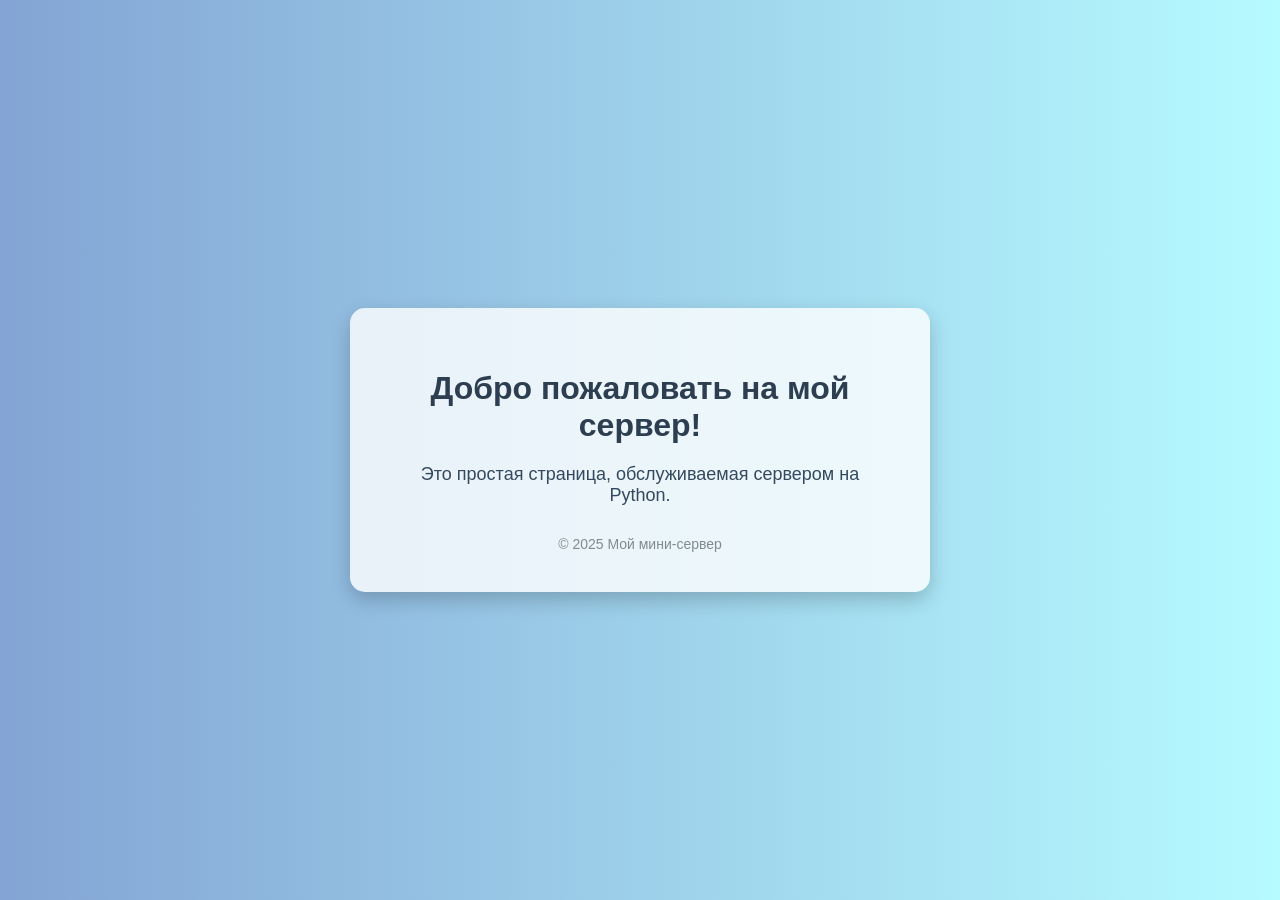
<file: works/K3323/Бацанова_Екатерина/lab6/ex3/index.html>
<!DOCTYPE html>
<html lang="ru">
<head>
    <meta charset="UTF-8">
    <meta name="viewport" content="width=device-width, initial-scale=1.0">
    <title>Добро пожаловать</title>
    <link rel="stylesheet" href="style.css">
</head>
<body>
    <div class="container">
        <h1>Добро пожаловать на мой сервер!</h1>
        <p>Это простая страница, обслуживаемая сервером на Python.</p>
        <div class="footer">
            &copy; 2025 Мой мини-сервер
        </div>
    </div>
</body>
</html>
</file>
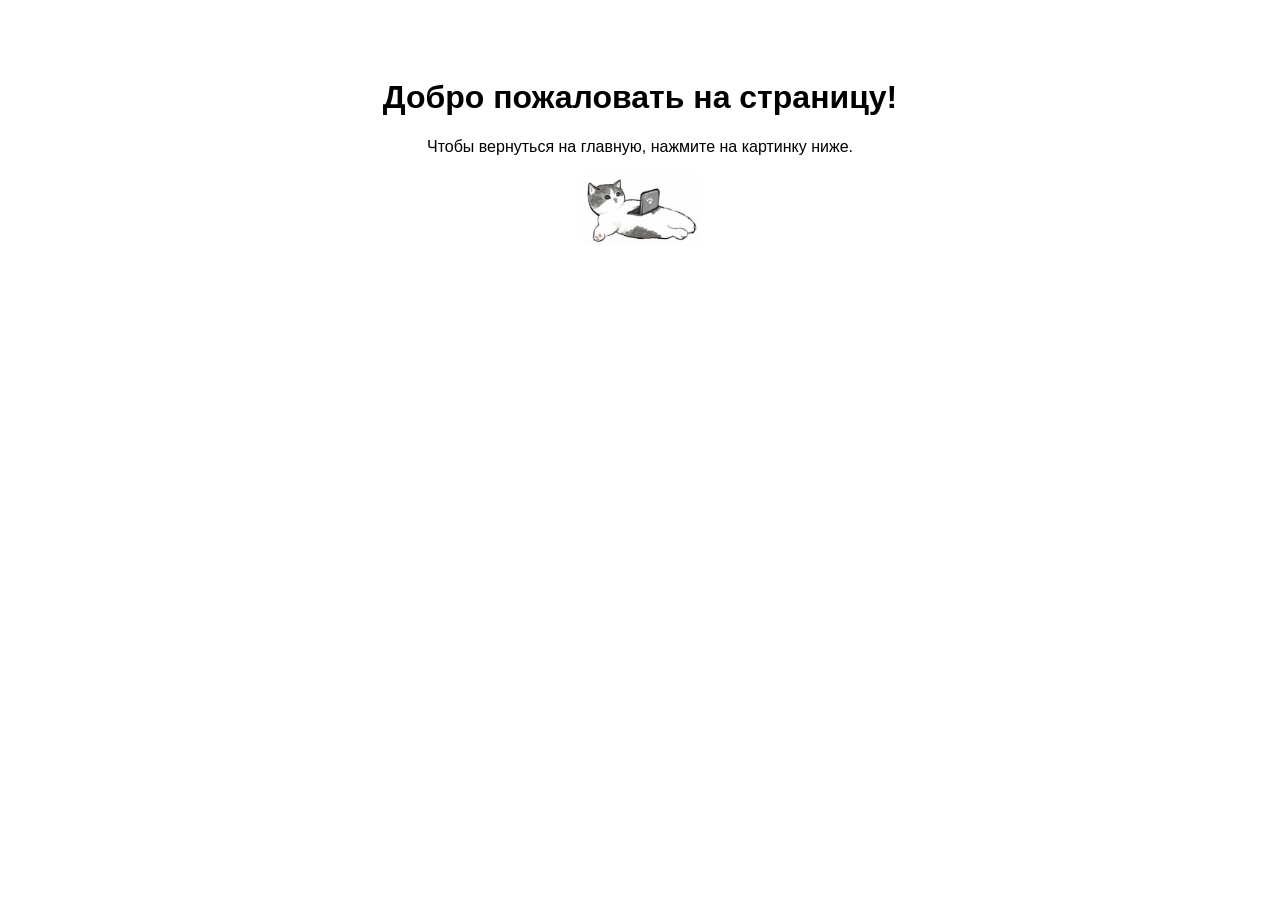
<file: works/K3323/Бацанова_Екатерина/lab5/back.html>
<!DOCTYPE html>
<html lang="ru">
<head>
    <meta charset="UTF-8">
    <meta name="viewport" content="width=device-width, initial-scale=1.0">
    <title>Страница с кнопкой возврата</title>
    <link rel="stylesheet" href="styles_back.css">
</head>
<body>
    <h1>Добро пожаловать на страницу!</h1>
    <p>Чтобы вернуться на главную, нажмите на картинку ниже.</p>
    <a href="map.html" class="btn">
        <img src="data/cat.jpg" alt="Вернуться на главную">
    </a>
</body>
</html>
</file>
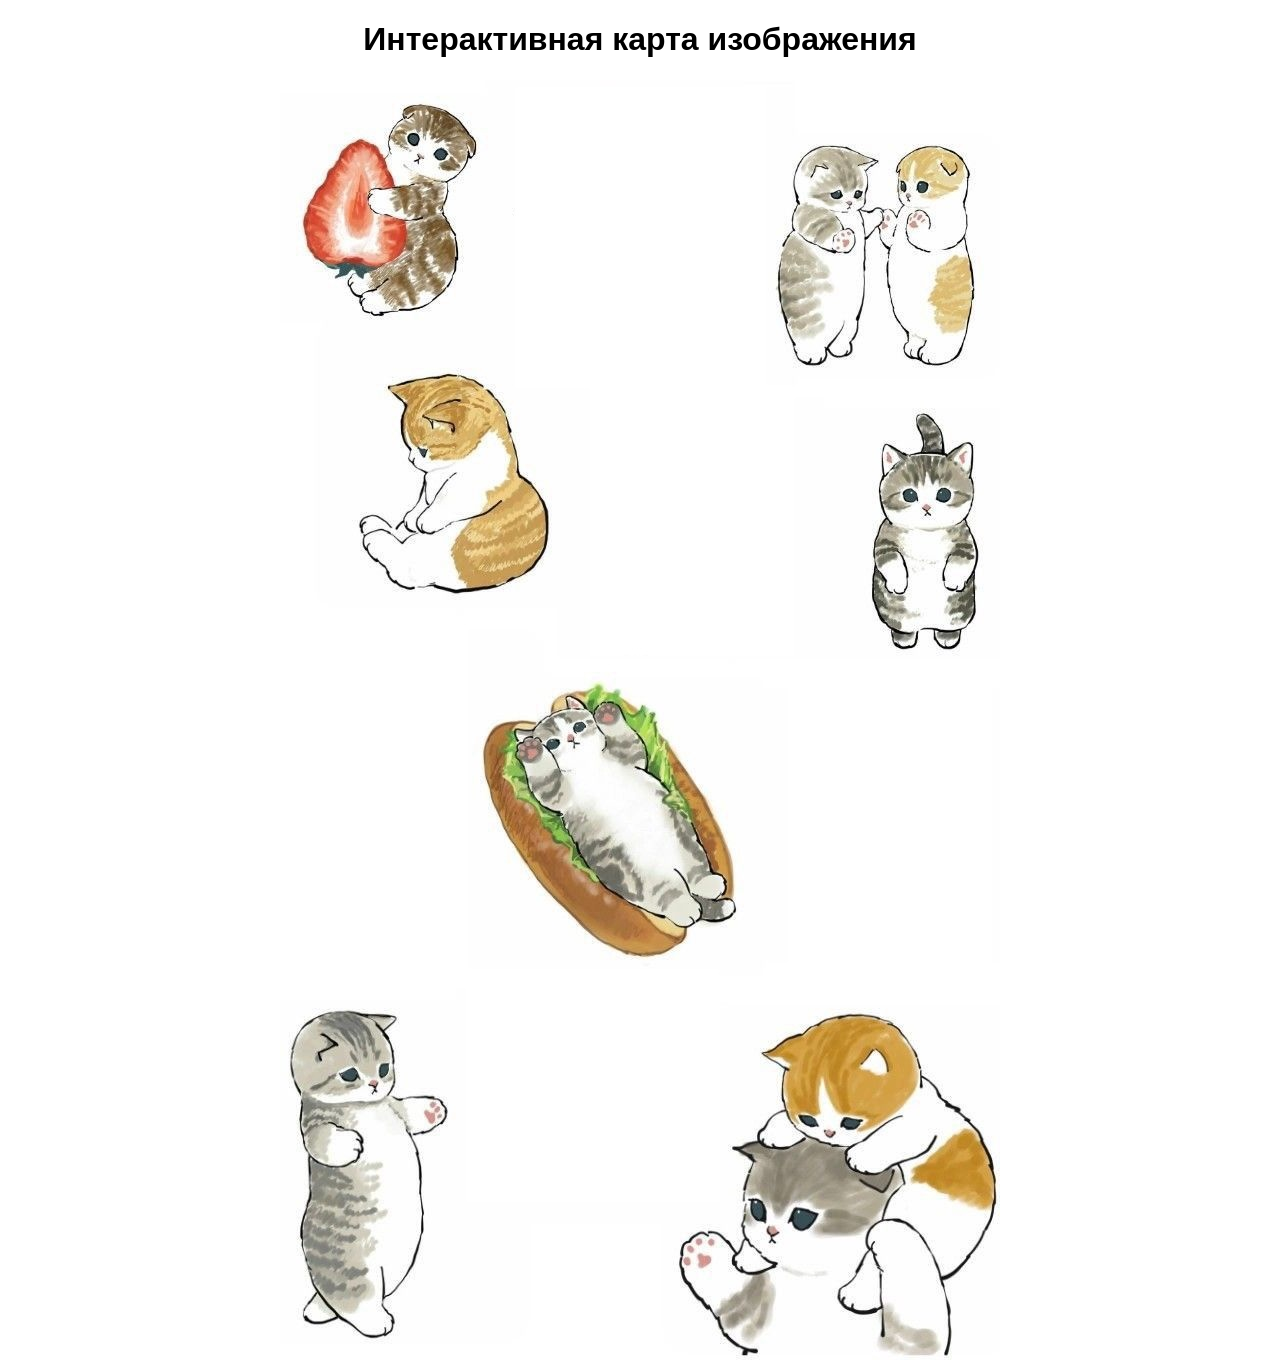
<file: works/K3323/Бацанова_Екатерина/lab5/map.html>
<!DOCTYPE html>
<html lang="ru">
<head>
    <meta charset="UTF-8">
    <meta name="viewport" content="width=device-width, initial-scale=1">
    <title>Карта изображений</title>
    <link rel="stylesheet" href="styles.css">
</head>
<body>

    <h1>Интерактивная карта изображения</h1>
    
    <div class="image-container">
        <img id="main-image" src="data/kittens.jpg" usemap="#imgmap" alt="Карта изображения">
    
        <div id="video-container">
            <div id="white-cover"></div>
            <video id="overlay-video">
                <source src="data/happyhappy.mp4" type="video/mp4">
            </video>
        </div>

        <div id="hidden-text">Кот - популярное домашнее животное</div>
    </div>

    <map id="imgmap" name="imgmap">
        <area shape="rect" coords="590,331,703,573" href="#"
            onclick="playVideo(event, 590, 331, 703, 573)" alt="Видео">
        <area shape="circle" coords="175,349,52" href="#" id="music-area"
            onclick="toggleMusic(event)" alt="Музыка">
        <audio id="background-music" src="data/meowmeow.mp3"></audio>
        <area shape="circle" coords="213,447,54" href="#"
            onclick="setReminder(event, 213,447,54)" alt="Напоминание">
        <area shape="poly" coords="23,133,79,55,97,66,113,107,88,109,89,129,123,144,125,165,99,189,44,186,25,154" 
            href="https://mail.google.com/mail/?view=cm&fs=1&to=kathy.a.b.2004@gmail.com&su=Привет&body=Как дела?"
            target="_blank" alt="Письмо">
        <area shape="poly" coords="190,661,342,583,493,825,348,889,237,775" href="#"
            onclick="startBallMovement()" alt="Рандом">
        <area shape="circle" coords="571,1001,68" href="back.html" alt="Переключить на новую страницу" />
        <area shape="rect" coords="8,926,170,1262" href="#"
            onclick="toggleText(event, 8, 926, 170, 1262)" alt="Скрытый текст">
        <area shape="rect" coords="495,58,602,289" href="#" onclick="guessNumber()" alt="Мини-игра">
        <area shape="rect" coords="602,58,697,289" href="https://ru.wikipedia.org/wiki/Special:Random" 
            target="_blank" alt="Википедия">
        <area shape="rect" coords="388,1137,680,1279" target="_blank" alt="Карты" id="map-area">
    </map>

    <script src="script.js"></script>
</body>
</html>
</file>
<file: works/K3323/Бацанова_Екатерина/lab6/ex3/style.css>
body {
    margin: 0;
    padding: 0;
    font-family: "Segoe UI", Tahoma, Geneva, Verdana, sans-serif;
    background: linear-gradient(to right, #83a4d4, #b6fbff);
    display: flex;
    justify-content: center;
    align-items: center;
    height: 100vh;
}

.container {
    background-color: #ffffffcc;
    padding: 40px;
    border-radius: 15px;
    box-shadow: 0 8px 20px rgba(0, 0, 0, 0.2);
    text-align: center;
    max-width: 500px;
}

h1 {
    color: #2c3e50;
    margin-bottom: 20px;
}

p {
    color: #34495e;
    font-size: 18px;
}

.footer {
    margin-top: 30px;
    font-size: 14px;
    color: #7f8c8d;
}
</file>
<file: works/K3323/Бацанова_Екатерина/lab5/styles_back.css>
body {
    font-family: Arial, sans-serif;
    text-align: center;
    padding: 50px;
}
.btn {
    background-color: transparent;
    border: none;
    cursor: pointer;
}
.btn img {
    width: 120px;
    height: auto;
}
.btn:hover img {
    opacity: 0.8;
}
</file>
<file: works/K3323/Бацанова_Екатерина/lab5/styles.css>
body {
    font-family: Arial, sans-serif;
    text-align: center;
}

.image-container {
    position: relative;
    display: inline-block;
}

#main-image {
    width: 100%;
    display: block;
}

#video-container {
    position: absolute;
    z-index: 10;
}

#hidden-text {
    position: absolute;
    background: rgba(255, 142, 142, 0.8);
    padding: 10px;
    border: 1px solid black;
    font-size: 18px;
    font-weight: bold;
    text-align: center;
    z-index: 10;
    transform: rotate(-35deg);
}
</file>
